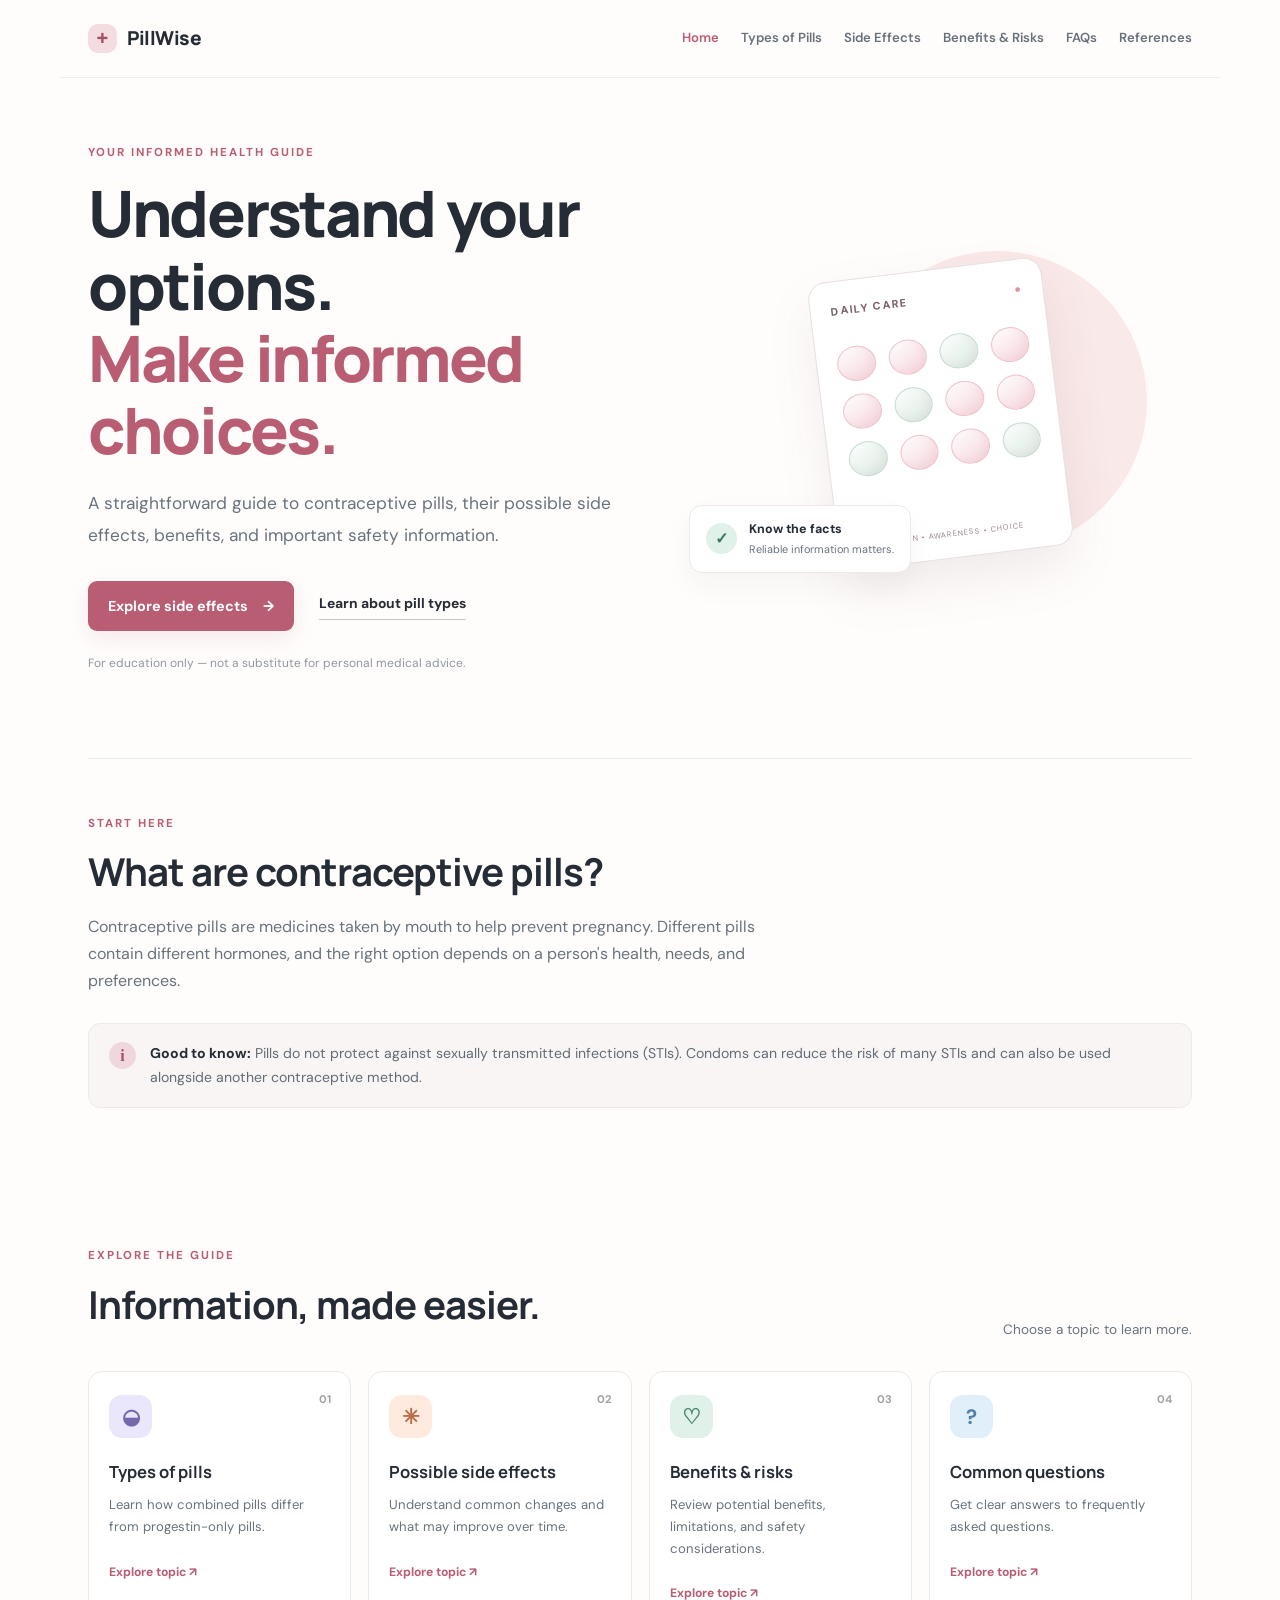
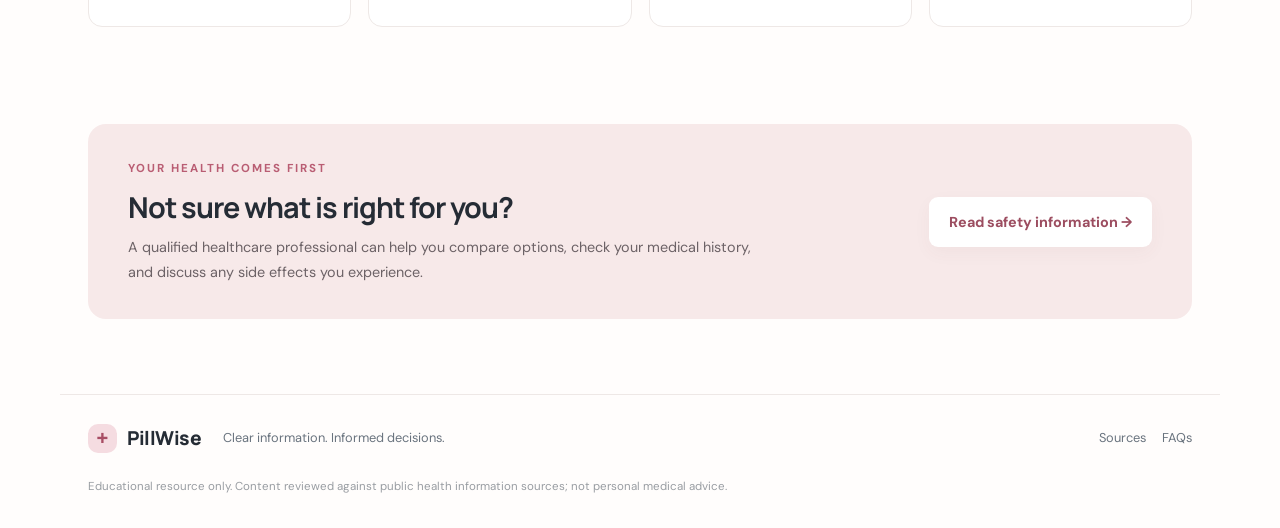
<file: index.html>
<!doctype html>
<html lang="en">
<head>
  <meta charset="utf-8">
  <meta name="viewport" content="width=device-width, initial-scale=1">
  <meta name="description" content="A clear, educational guide to contraceptive pills, possible side effects, benefits, risks, and when to seek medical help.">
  <title>PillWise | Understanding Contraceptive Pills</title>
  <link rel="stylesheet" href="styles.css">
</head>
<body>
  <header class="site-header">
    <a class="brand" href="index.html" aria-label="PillWise home"><span class="brand-mark">+</span> PillWise</a>
    <nav aria-label="Main navigation">
      <a class="active" href="index.html">Home</a>
      <a href="types.html">Types of Pills</a>
      <a href="side-effects.html">Side Effects</a>
      <a href="benefits-risks.html">Benefits &amp; Risks</a>
      <a href="faq.html">FAQs</a>
      <a href="references.html">References</a>
    </nav>
  </header>

  <main>
    <section class="hero">
      <div class="hero-copy">
        <p class="eyebrow">YOUR INFORMED HEALTH GUIDE</p>
        <h1>Understand your options.<br><span>Make informed choices.</span></h1>
        <p class="lead">A straightforward guide to contraceptive pills, their possible side effects, benefits, and important safety information.</p>
        <div class="hero-actions">
          <a class="button primary" href="side-effects.html">Explore side effects <span aria-hidden="true">→</span></a>
          <a class="text-link" href="types.html">Learn about pill types</a>
        </div>
        <p class="small-note">For education only — not a substitute for personal medical advice.</p>
      </div>
      <div class="hero-art" aria-label="Decorative illustration of a medicine blister pack" role="img">
        <div class="sun-circle"></div>
        <div class="pill-pack">
          <div class="pack-label">DAILY CARE <span>●</span></div>
          <div class="pill-grid">
            <i></i><i></i><i></i><i></i>
            <i></i><i></i><i></i><i></i>
            <i></i><i></i><i></i><i></i>
          </div>
          <div class="pack-footer">INFORMATION • AWARENESS • CHOICE</div>
        </div>
        <div class="floating-card"><span class="check">✓</span><div><strong>Know the facts</strong><small>Reliable information matters.</small></div></div>
      </div>
    </section>

    <section class="section intro-section">
      <div class="section-heading">
        <p class="eyebrow">START HERE</p>
        <h2>What are contraceptive pills?</h2>
        <p>Contraceptive pills are medicines taken by mouth to help prevent pregnancy. Different pills contain different hormones, and the right option depends on a person's health, needs, and preferences.</p>
      </div>
      <div class="info-strip">
        <div class="info-icon">i</div>
        <p><strong>Good to know:</strong> Pills do not protect against sexually transmitted infections (STIs). Condoms can reduce the risk of many STIs and can also be used alongside another contraceptive method.</p>
      </div>
    </section>

    <section class="section">
      <div class="section-topline"><div><p class="eyebrow">EXPLORE THE GUIDE</p><h2>Information, made easier.</h2></div><p class="section-aside">Choose a topic to learn more.</p></div>
      <div class="topic-grid">
        <a class="topic-card" href="types.html"><span class="topic-number">01</span><span class="topic-icon lavender">◒</span><h3>Types of pills</h3><p>Learn how combined pills differ from progestin-only pills.</p><span class="card-link">Explore topic ↗</span></a>
        <a class="topic-card" href="side-effects.html"><span class="topic-number">02</span><span class="topic-icon peach">✳</span><h3>Possible side effects</h3><p>Understand common changes and what may improve over time.</p><span class="card-link">Explore topic ↗</span></a>
        <a class="topic-card" href="benefits-risks.html"><span class="topic-number">03</span><span class="topic-icon mint">♡</span><h3>Benefits &amp; risks</h3><p>Review potential benefits, limitations, and safety considerations.</p><span class="card-link">Explore topic ↗</span></a>
        <a class="topic-card" href="faq.html"><span class="topic-number">04</span><span class="topic-icon blue">?</span><h3>Common questions</h3><p>Get clear answers to frequently asked questions.</p><span class="card-link">Explore topic ↗</span></a>
      </div>
    </section>

    <section class="callout">
      <div><p class="eyebrow">YOUR HEALTH COMES FIRST</p><h2>Not sure what is right for you?</h2><p>A qualified healthcare professional can help you compare options, check your medical history, and discuss any side effects you experience.</p></div>
      <a class="button light" href="benefits-risks.html">Read safety information →</a>
    </section>
  </main>

  <footer class="site-footer"><a class="brand" href="index.html"><span class="brand-mark">+</span> PillWise</a><p>Clear information. Informed decisions.</p><div class="footer-links"><a href="references.html">Sources</a><a href="faq.html">FAQs</a></div><small>Educational resource only. Content reviewed against public health information sources; not personal medical advice.</small></footer>
</body>
</html>
</file>
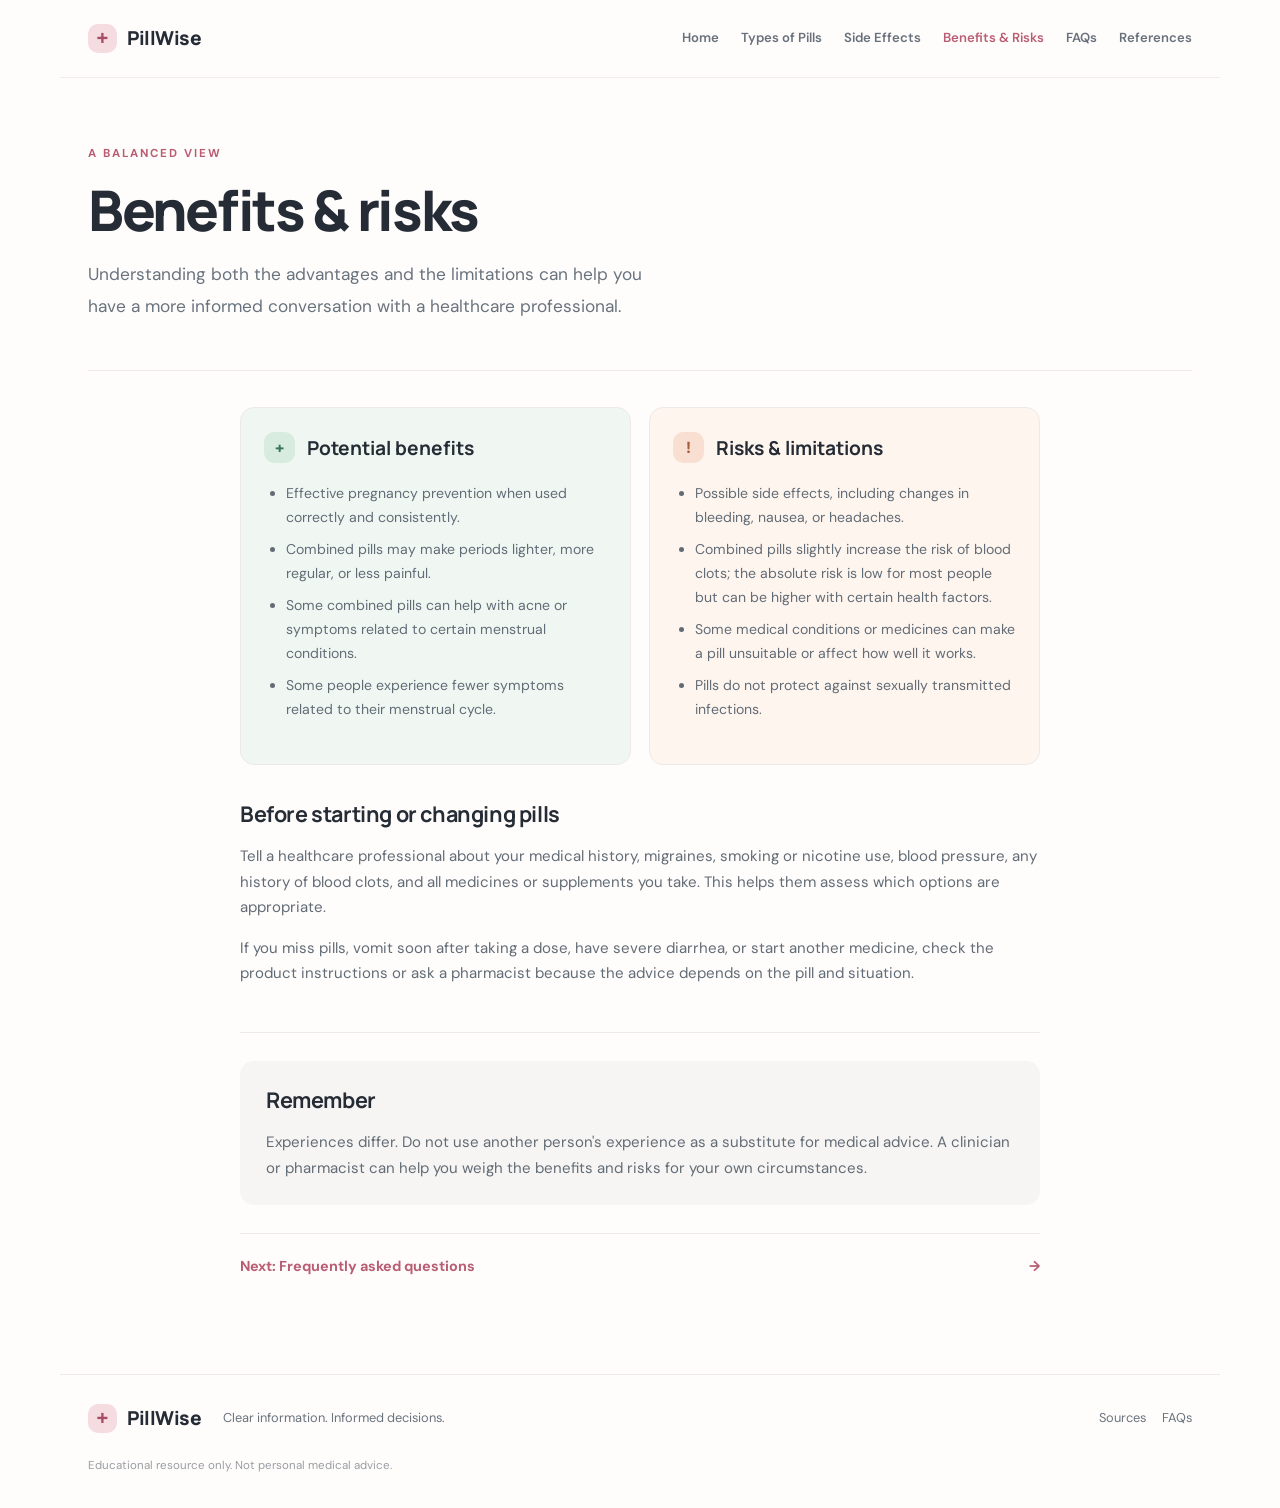
<file: benefits-risks.html>
<!doctype html>
<html lang="en"><head><meta charset="utf-8"><meta name="viewport" content="width=device-width, initial-scale=1"><meta name="description" content="Potential benefits, risks, and safety considerations for oral contraceptive pills."><title>Benefits & Risks | PillWise</title><link rel="stylesheet" href="styles.css"></head>
<body><header class="site-header"><a class="brand" href="index.html"><span class="brand-mark">+</span> PillWise</a><nav aria-label="Main navigation"><a href="index.html">Home</a><a href="types.html">Types of Pills</a><a href="side-effects.html">Side Effects</a><a class="active" href="benefits-risks.html">Benefits &amp; Risks</a><a href="faq.html">FAQs</a><a href="references.html">References</a></nav></header>
<main class="subpage"><div class="page-hero"><p class="eyebrow">A BALANCED VIEW</p><h1>Benefits &amp; risks</h1><p class="lead">Understanding both the advantages and the limitations can help you have a more informed conversation with a healthcare professional.</p></div>
<div class="content-narrow"><div class="two-col"><section class="balance-card positive"><div class="balance-head"><span>+</span><h2>Potential benefits</h2></div><ul><li>Effective pregnancy prevention when used correctly and consistently.</li><li>Combined pills may make periods lighter, more regular, or less painful.</li><li>Some combined pills can help with acne or symptoms related to certain menstrual conditions.</li><li>Some people experience fewer symptoms related to their menstrual cycle.</li></ul></section><section class="balance-card caution"><div class="balance-head"><span>!</span><h2>Risks &amp; limitations</h2></div><ul><li>Possible side effects, including changes in bleeding, nausea, or headaches.</li><li>Combined pills slightly increase the risk of blood clots; the absolute risk is low for most people but can be higher with certain health factors.</li><li>Some medical conditions or medicines can make a pill unsuitable or affect how well it works.</li><li>Pills do not protect against sexually transmitted infections.</li></ul></section></div>
<section class="content-block"><h2>Before starting or changing pills</h2><p>Tell a healthcare professional about your medical history, migraines, smoking or nicotine use, blood pressure, any history of blood clots, and all medicines or supplements you take. This helps them assess which options are appropriate.</p><p>If you miss pills, vomit soon after taking a dose, have severe diarrhea, or start another medicine, check the product instructions or ask a pharmacist because the advice depends on the pill and situation.</p></section>
<div class="notice"><h2>Remember</h2><p>Experiences differ. Do not use another person's experience as a substitute for medical advice. A clinician or pharmacist can help you weigh the benefits and risks for your own circumstances.</p></div>
<a class="next-link" href="faq.html">Next: Frequently asked questions <span>→</span></a></div></main>
<footer class="site-footer"><a class="brand" href="index.html"><span class="brand-mark">+</span> PillWise</a><p>Clear information. Informed decisions.</p><div class="footer-links"><a href="references.html">Sources</a><a href="faq.html">FAQs</a></div><small>Educational resource only. Not personal medical advice.</small></footer></body></html>
</file>
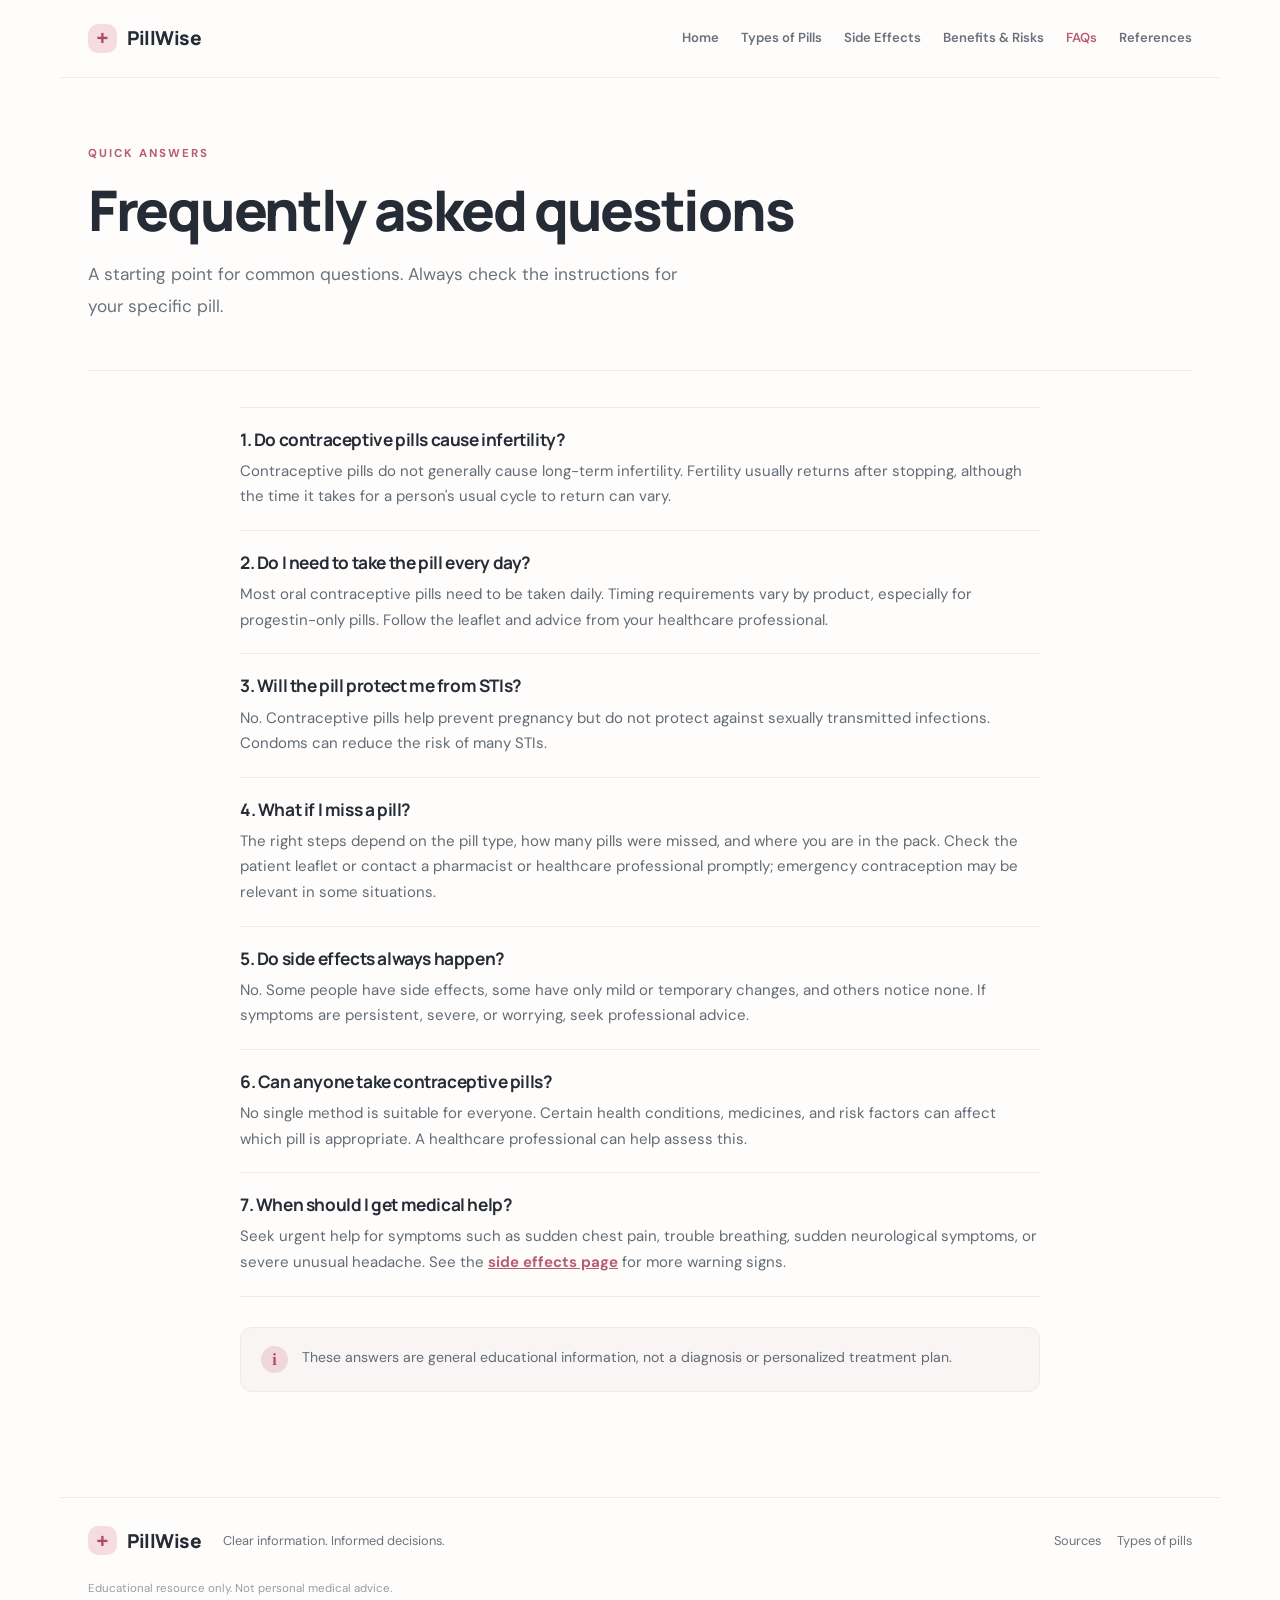
<file: faq.html>
<!doctype html>
<html lang="en"><head><meta charset="utf-8"><meta name="viewport" content="width=device-width, initial-scale=1"><meta name="description" content="Answers to common questions about contraceptive pills."><title>FAQs | PillWise</title><link rel="stylesheet" href="styles.css"></head>
<body><header class="site-header"><a class="brand" href="index.html"><span class="brand-mark">+</span> PillWise</a><nav aria-label="Main navigation"><a href="index.html">Home</a><a href="types.html">Types of Pills</a><a href="side-effects.html">Side Effects</a><a href="benefits-risks.html">Benefits &amp; Risks</a><a class="active" href="faq.html">FAQs</a><a href="references.html">References</a></nav></header>
<main class="subpage"><div class="page-hero"><p class="eyebrow">QUICK ANSWERS</p><h1>Frequently asked questions</h1><p class="lead">A starting point for common questions. Always check the instructions for your specific pill.</p></div>
<div class="content-narrow faq-list">
<section class="faq-item"><h2>1. Do contraceptive pills cause infertility?</h2><p>Contraceptive pills do not generally cause long-term infertility. Fertility usually returns after stopping, although the time it takes for a person's usual cycle to return can vary.</p></section>
<section class="faq-item"><h2>2. Do I need to take the pill every day?</h2><p>Most oral contraceptive pills need to be taken daily. Timing requirements vary by product, especially for progestin-only pills. Follow the leaflet and advice from your healthcare professional.</p></section>
<section class="faq-item"><h2>3. Will the pill protect me from STIs?</h2><p>No. Contraceptive pills help prevent pregnancy but do not protect against sexually transmitted infections. Condoms can reduce the risk of many STIs.</p></section>
<section class="faq-item"><h2>4. What if I miss a pill?</h2><p>The right steps depend on the pill type, how many pills were missed, and where you are in the pack. Check the patient leaflet or contact a pharmacist or healthcare professional promptly; emergency contraception may be relevant in some situations.</p></section>
<section class="faq-item"><h2>5. Do side effects always happen?</h2><p>No. Some people have side effects, some have only mild or temporary changes, and others notice none. If symptoms are persistent, severe, or worrying, seek professional advice.</p></section>
<section class="faq-item"><h2>6. Can anyone take contraceptive pills?</h2><p>No single method is suitable for everyone. Certain health conditions, medicines, and risk factors can affect which pill is appropriate. A healthcare professional can help assess this.</p></section>
<section class="faq-item"><h2>7. When should I get medical help?</h2><p>Seek urgent help for symptoms such as sudden chest pain, trouble breathing, sudden neurological symptoms, or severe unusual headache. See the <a href="side-effects.html">side effects page</a> for more warning signs.</p></section>
<div class="info-strip"><div class="info-icon">i</div><p>These answers are general educational information, not a diagnosis or personalized treatment plan.</p></div>
</div></main><footer class="site-footer"><a class="brand" href="index.html"><span class="brand-mark">+</span> PillWise</a><p>Clear information. Informed decisions.</p><div class="footer-links"><a href="references.html">Sources</a><a href="types.html">Types of pills</a></div><small>Educational resource only. Not personal medical advice.</small></footer></body></html>
</file>
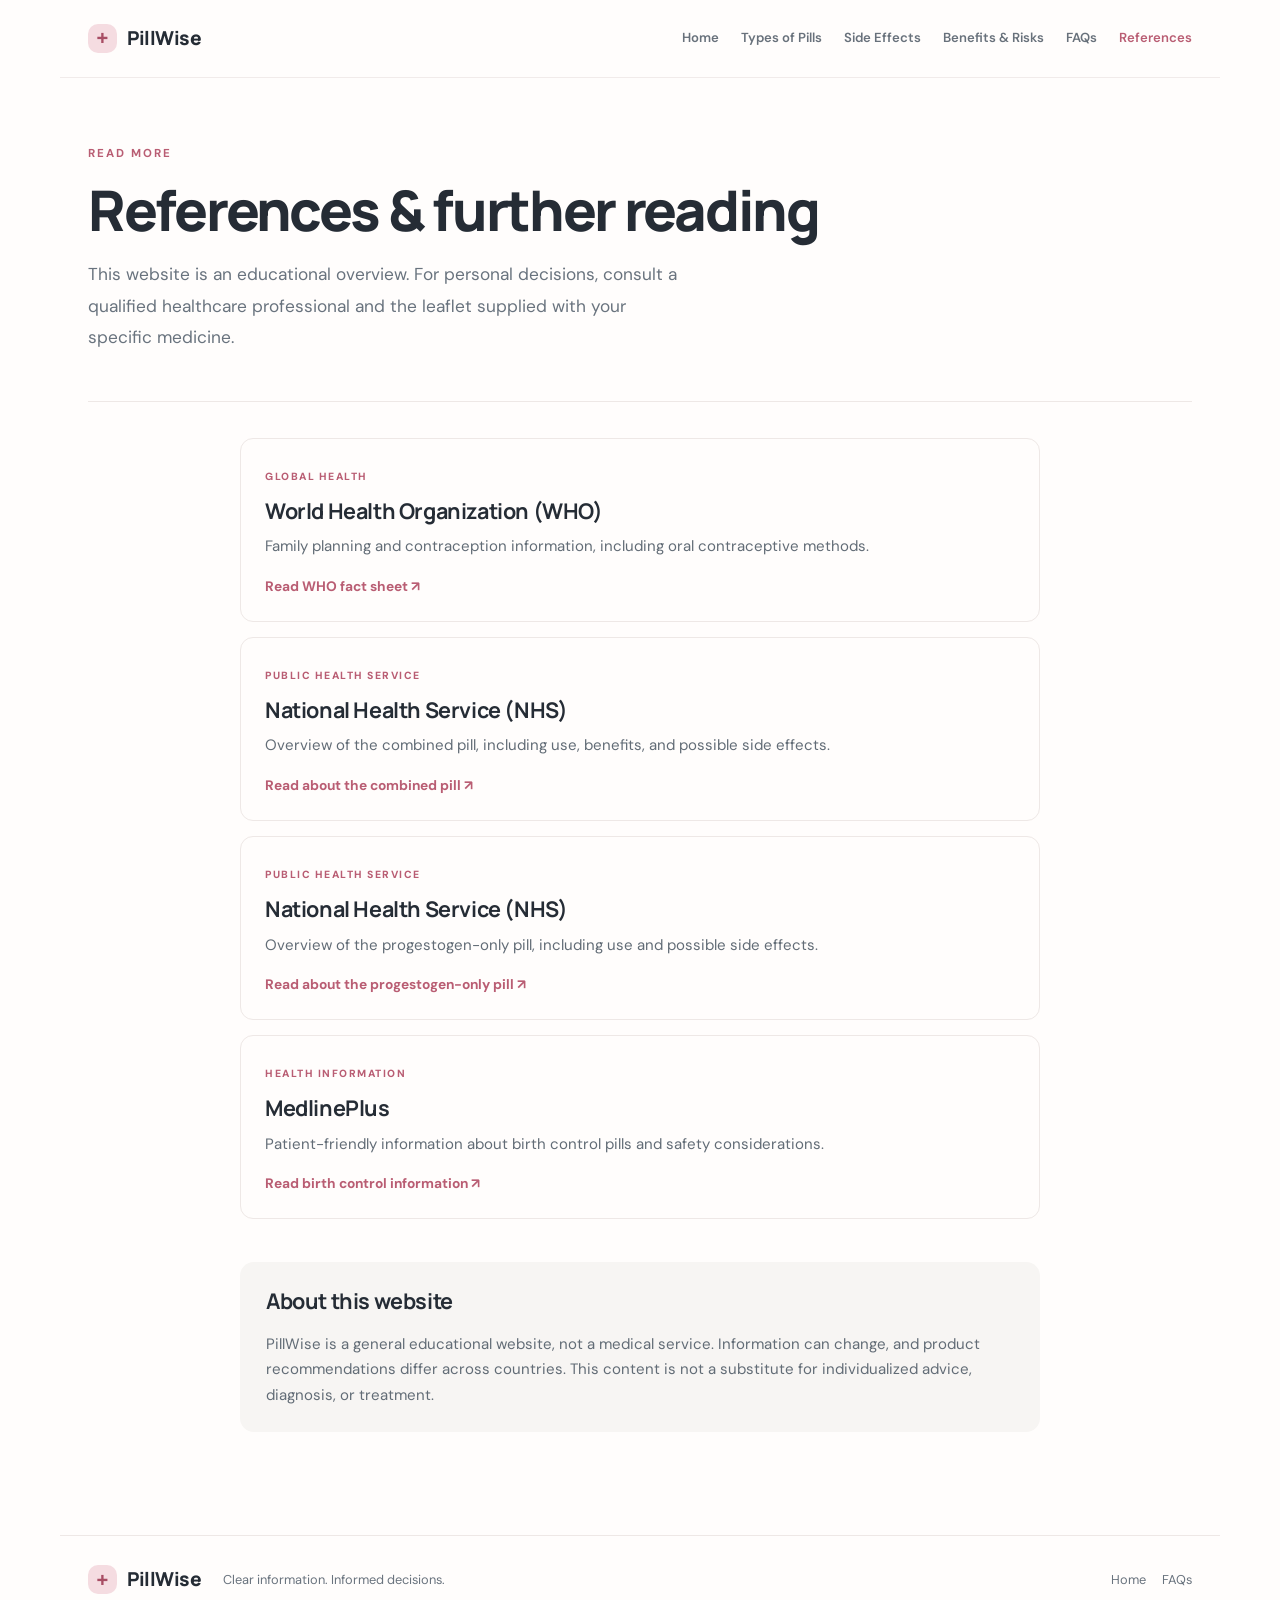
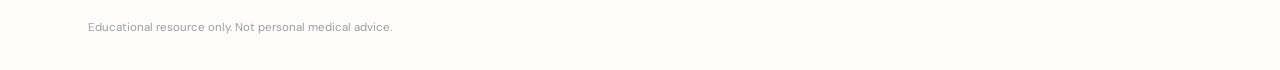
<file: references.html>
<!doctype html>
<html lang="en"><head><meta charset="utf-8"><meta name="viewport" content="width=device-width, initial-scale=1"><meta name="description" content="Public health sources for PillWise contraceptive pill information."><title>References | PillWise</title><link rel="stylesheet" href="styles.css"></head>
<body><header class="site-header"><a class="brand" href="index.html"><span class="brand-mark">+</span> PillWise</a><nav aria-label="Main navigation"><a href="index.html">Home</a><a href="types.html">Types of Pills</a><a href="side-effects.html">Side Effects</a><a href="benefits-risks.html">Benefits &amp; Risks</a><a href="faq.html">FAQs</a><a class="active" href="references.html">References</a></nav></header>
<main class="subpage"><div class="page-hero"><p class="eyebrow">READ MORE</p><h1>References &amp; further reading</h1><p class="lead">This website is an educational overview. For personal decisions, consult a qualified healthcare professional and the leaflet supplied with your specific medicine.</p></div>
<div class="content-narrow source-list">
<article class="source-card"><span class="source-type">GLOBAL HEALTH</span><h2>World Health Organization (WHO)</h2><p>Family planning and contraception information, including oral contraceptive methods.</p><a href="https://www.who.int/news-room/fact-sheets/detail/family-planning-contraception" target="_blank" rel="noopener noreferrer">Read WHO fact sheet ↗</a></article>
<article class="source-card"><span class="source-type">PUBLIC HEALTH SERVICE</span><h2>National Health Service (NHS)</h2><p>Overview of the combined pill, including use, benefits, and possible side effects.</p><a href="https://www.nhs.uk/contraception/methods-of-contraception/combined-pill/" target="_blank" rel="noopener noreferrer">Read about the combined pill ↗</a></article>
<article class="source-card"><span class="source-type">PUBLIC HEALTH SERVICE</span><h2>National Health Service (NHS)</h2><p>Overview of the progestogen-only pill, including use and possible side effects.</p><a href="https://www.nhs.uk/contraception/methods-of-contraception/progestogen-only-pill/" target="_blank" rel="noopener noreferrer">Read about the progestogen-only pill ↗</a></article>
<article class="source-card"><span class="source-type">HEALTH INFORMATION</span><h2>MedlinePlus</h2><p>Patient-friendly information about birth control pills and safety considerations.</p><a href="https://medlineplus.gov/birthcontrol.html" target="_blank" rel="noopener noreferrer">Read birth control information ↗</a></article>
<div class="notice"><h2>About this website</h2><p>PillWise is a general educational website, not a medical service. Information can change, and product recommendations differ across countries. This content is not a substitute for individualized advice, diagnosis, or treatment.</p></div>
</div></main><footer class="site-footer"><a class="brand" href="index.html"><span class="brand-mark">+</span> PillWise</a><p>Clear information. Informed decisions.</p><div class="footer-links"><a href="index.html">Home</a><a href="faq.html">FAQs</a></div><small>Educational resource only. Not personal medical advice.</small></footer></body></html>
</file>
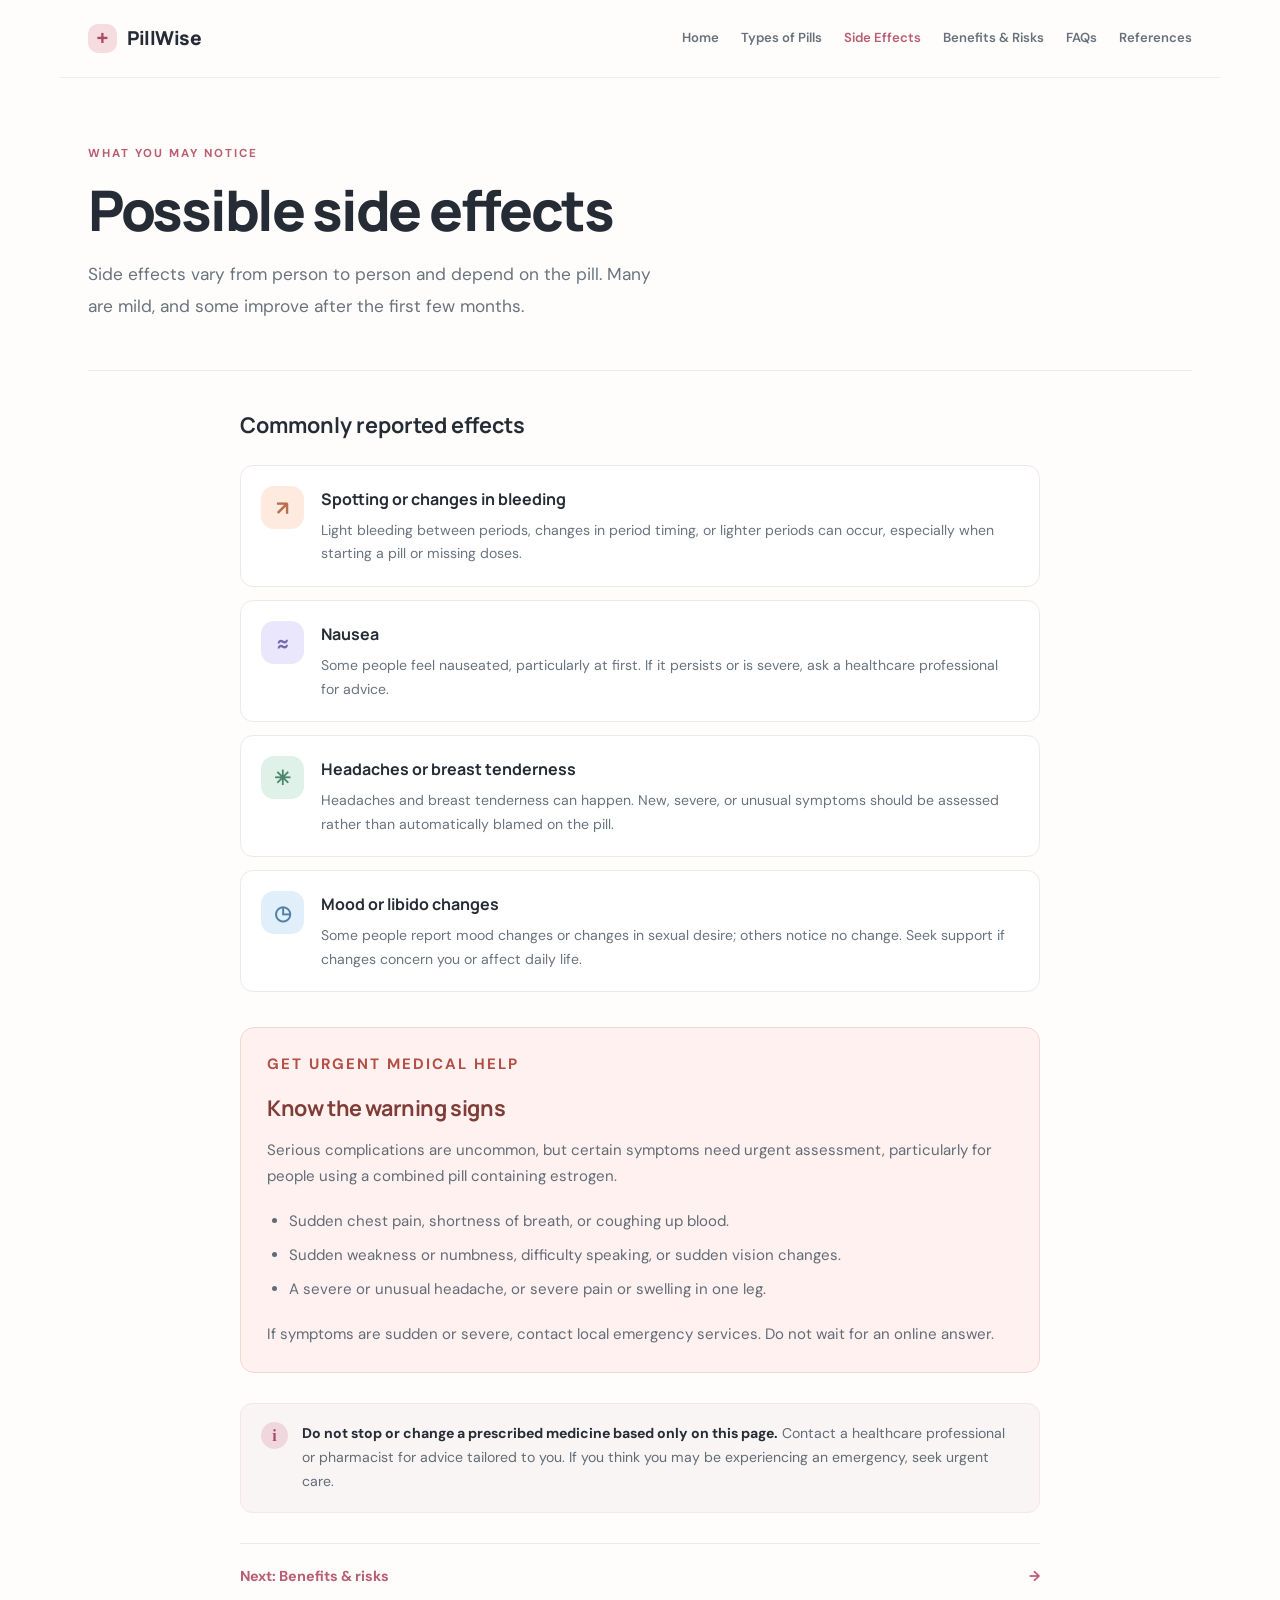
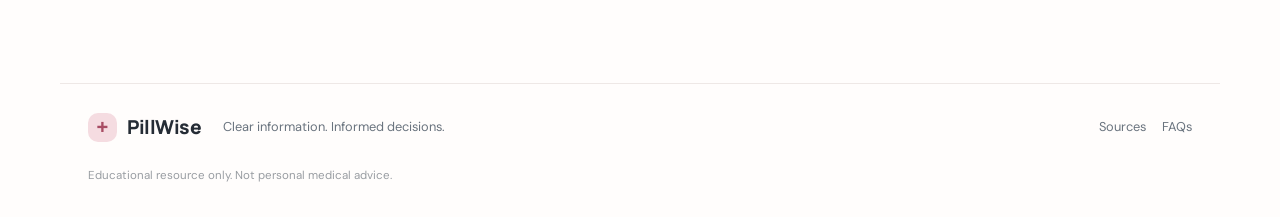
<file: side-effects.html>
<!doctype html>
<html lang="en"><head><meta charset="utf-8"><meta name="viewport" content="width=device-width, initial-scale=1"><meta name="description" content="Common and serious possible side effects of contraceptive pills."><title>Side Effects | PillWise</title><link rel="stylesheet" href="styles.css"></head>
<body><header class="site-header"><a class="brand" href="index.html"><span class="brand-mark">+</span> PillWise</a><nav aria-label="Main navigation"><a href="index.html">Home</a><a href="types.html">Types of Pills</a><a class="active" href="side-effects.html">Side Effects</a><a href="benefits-risks.html">Benefits &amp; Risks</a><a href="faq.html">FAQs</a><a href="references.html">References</a></nav></header>
<main class="subpage"><div class="page-hero"><p class="eyebrow">WHAT YOU MAY NOTICE</p><h1>Possible side effects</h1><p class="lead">Side effects vary from person to person and depend on the pill. Many are mild, and some improve after the first few months.</p></div>
<div class="content-narrow"><h2 class="subheading">Commonly reported effects</h2><div class="effect-list">
<article class="effect-card"><div class="effect-symbol peach">↗</div><div><h3>Spotting or changes in bleeding</h3><p>Light bleeding between periods, changes in period timing, or lighter periods can occur, especially when starting a pill or missing doses.</p></div></article>
<article class="effect-card"><div class="effect-symbol lavender">≈</div><div><h3>Nausea</h3><p>Some people feel nauseated, particularly at first. If it persists or is severe, ask a healthcare professional for advice.</p></div></article>
<article class="effect-card"><div class="effect-symbol mint">✳</div><div><h3>Headaches or breast tenderness</h3><p>Headaches and breast tenderness can happen. New, severe, or unusual symptoms should be assessed rather than automatically blamed on the pill.</p></div></article>
<article class="effect-card"><div class="effect-symbol blue">◷</div><div><h3>Mood or libido changes</h3><p>Some people report mood changes or changes in sexual desire; others notice no change. Seek support if changes concern you or affect daily life.</p></div></article>
</div>
<div class="notice urgent"><p class="eyebrow">GET URGENT MEDICAL HELP</p><h2>Know the warning signs</h2><p>Serious complications are uncommon, but certain symptoms need urgent assessment, particularly for people using a combined pill containing estrogen.</p><ul><li>Sudden chest pain, shortness of breath, or coughing up blood.</li><li>Sudden weakness or numbness, difficulty speaking, or sudden vision changes.</li><li>A severe or unusual headache, or severe pain or swelling in one leg.</li></ul><p>If symptoms are sudden or severe, contact local emergency services. Do not wait for an online answer.</p></div>
<div class="info-strip"><div class="info-icon">i</div><p><strong>Do not stop or change a prescribed medicine based only on this page.</strong> Contact a healthcare professional or pharmacist for advice tailored to you. If you think you may be experiencing an emergency, seek urgent care.</p></div>
<a class="next-link" href="benefits-risks.html">Next: Benefits &amp; risks <span>→</span></a>
</div></main><footer class="site-footer"><a class="brand" href="index.html"><span class="brand-mark">+</span> PillWise</a><p>Clear information. Informed decisions.</p><div class="footer-links"><a href="references.html">Sources</a><a href="faq.html">FAQs</a></div><small>Educational resource only. Not personal medical advice.</small></footer></body></html>
</file>
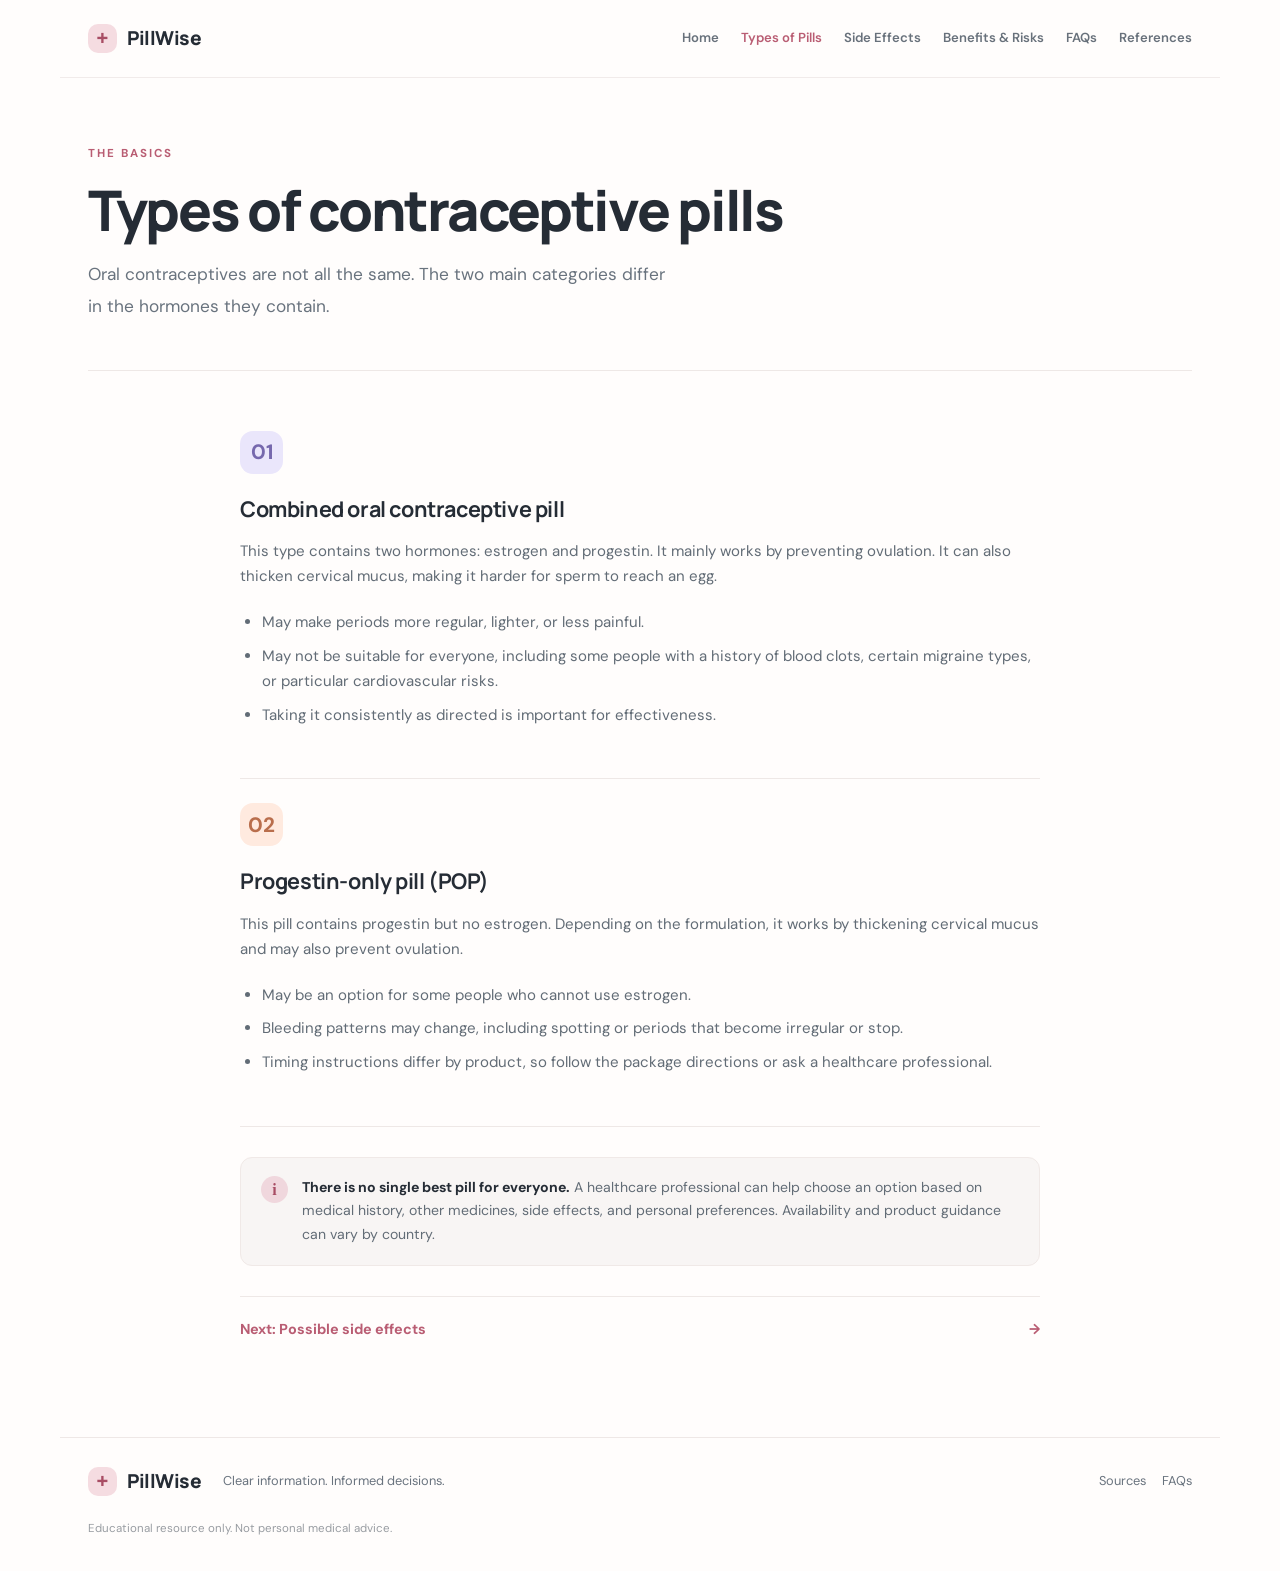
<file: types.html>
<!doctype html>
<html lang="en"><head><meta charset="utf-8"><meta name="viewport" content="width=device-width, initial-scale=1"><meta name="description" content="Learn about the main types of oral contraceptive pills."><title>Types of Pills | PillWise</title><link rel="stylesheet" href="styles.css"></head>
<body><header class="site-header"><a class="brand" href="index.html"><span class="brand-mark">+</span> PillWise</a><nav aria-label="Main navigation"><a href="index.html">Home</a><a class="active" href="types.html">Types of Pills</a><a href="side-effects.html">Side Effects</a><a href="benefits-risks.html">Benefits &amp; Risks</a><a href="faq.html">FAQs</a><a href="references.html">References</a></nav></header>
<main class="subpage"><div class="page-hero"><p class="eyebrow">THE BASICS</p><h1>Types of contraceptive pills</h1><p class="lead">Oral contraceptives are not all the same. The two main categories differ in the hormones they contain.</p></div>
<div class="content-narrow">
<section class="content-block"><span class="topic-icon lavender">01</span><h2>Combined oral contraceptive pill</h2><p>This type contains two hormones: estrogen and progestin. It mainly works by preventing ovulation. It can also thicken cervical mucus, making it harder for sperm to reach an egg.</p><ul><li>May make periods more regular, lighter, or less painful.</li><li>May not be suitable for everyone, including some people with a history of blood clots, certain migraine types, or particular cardiovascular risks.</li><li>Taking it consistently as directed is important for effectiveness.</li></ul></section>
<section class="content-block"><span class="topic-icon peach">02</span><h2>Progestin-only pill (POP)</h2><p>This pill contains progestin but no estrogen. Depending on the formulation, it works by thickening cervical mucus and may also prevent ovulation.</p><ul><li>May be an option for some people who cannot use estrogen.</li><li>Bleeding patterns may change, including spotting or periods that become irregular or stop.</li><li>Timing instructions differ by product, so follow the package directions or ask a healthcare professional.</li></ul></section>
<div class="info-strip"><div class="info-icon">i</div><p><strong>There is no single best pill for everyone.</strong> A healthcare professional can help choose an option based on medical history, other medicines, side effects, and personal preferences. Availability and product guidance can vary by country.</p></div>
<a class="next-link" href="side-effects.html">Next: Possible side effects <span>→</span></a>
</div></main>
<footer class="site-footer"><a class="brand" href="index.html"><span class="brand-mark">+</span> PillWise</a><p>Clear information. Informed decisions.</p><div class="footer-links"><a href="references.html">Sources</a><a href="faq.html">FAQs</a></div><small>Educational resource only. Not personal medical advice.</small></footer></body></html>
</file>
<file: styles.css>
@import url('https://fonts.googleapis.com/css2?family=DM+Sans:wght@400;500;600;700&family=Manrope:wght@400;500;600;700;800&display=swap');
:root{--ink:#252c35;--muted:#69737e;--pink:#e58f9f;--pink-dark:#b95d73;--paper:#fffdfc;--line:#eee8e6;--soft:#fbf4f3;--green:#dff1e8;--lav:#eae6fb;--peach:#ffeadf;--blue:#e1effb;--max:1160px}
*{box-sizing:border-box}html{scroll-behavior:smooth}body{margin:0;background:var(--paper);color:var(--ink);font-family:"DM Sans",Arial,sans-serif;line-height:1.7}a{color:inherit}.site-header{max-width:var(--max);margin:auto;padding:22px 28px;display:flex;align-items:center;justify-content:space-between;gap:24px;border-bottom:1px solid rgba(238,232,230,.8)}.brand{display:inline-flex;align-items:center;gap:10px;text-decoration:none;font-family:Manrope,sans-serif;font-weight:800;font-size:1.2rem;letter-spacing:-.5px;white-space:nowrap}.brand-mark{display:inline-grid;place-items:center;width:29px;height:29px;border-radius:10px;background:#f5dce1;color:#a84d64;font-size:1.4rem;line-height:1}.site-header nav{display:flex;gap:22px;align-items:center;flex-wrap:wrap}.site-header nav a{text-decoration:none;color:#68717b;font-size:.82rem;font-weight:600;transition:color .2s}.site-header nav a:hover,.site-header nav a.active{color:var(--pink-dark)}main{max-width:var(--max);margin:auto;padding:0 28px}.hero{display:grid;grid-template-columns:1.05fr .95fr;align-items:center;gap:44px;min-height:510px;padding:65px 0 72px}.eyebrow{font-size:.72rem;letter-spacing:2px;color:var(--pink-dark);font-weight:700;margin:0 0 15px}.hero h1,.page-hero h1{font-family:Manrope,sans-serif;letter-spacing:-2.3px;line-height:1.13;font-size:clamp(2.5rem,5vw,4.15rem);margin:0 0 22px;font-weight:800}.hero h1 span{color:var(--pink-dark)}.lead{font-size:1.08rem;line-height:1.8;color:var(--muted);max-width:590px;margin:0}.hero-actions{display:flex;align-items:center;gap:25px;flex-wrap:wrap;margin-top:30px}.button{display:inline-flex;align-items:center;gap:15px;padding:13px 20px;border-radius:9px;text-decoration:none;font-size:.9rem;font-weight:700;transition:transform .2s,background .2s}.button:hover{transform:translateY(-2px)}.primary{background:var(--pink-dark);color:white;box-shadow:0 8px 22px #b95d7320}.text-link{font-size:.87rem;color:var(--ink);font-weight:700;text-decoration:none;border-bottom:1px solid #d7c4c7;padding-bottom:3px}.small-note{color:#92979d;font-size:.75rem;margin-top:22px}.hero-art{height:355px;position:relative;display:grid;place-items:center}.sun-circle{position:absolute;width:300px;height:300px;background:#fae7e7;border-radius:50%;right:9%;top:4%;opacity:.9}.pill-pack{position:relative;width:235px;height:290px;background:#fff;border:1px solid #e8dfe0;border-radius:18px;box-shadow:0 22px 50px #6e485019;transform:rotate(-7deg);padding:20px;z-index:1}.pack-label{font-size:.68rem;letter-spacing:1.4px;font-weight:800;color:#7d6268;display:flex;justify-content:space-between}.pack-label span{color:var(--pink)}.pill-grid{display:grid;grid-template-columns:repeat(4,1fr);gap:13px;margin:28px 0}.pill-grid i{height:35px;border-radius:50%;border:1px solid #edc2cb;background:linear-gradient(145deg,#fff,#f5d4db);box-shadow:inset -3px -3px 7px #e6b7c233}.pill-grid i:nth-child(3n){background:linear-gradient(145deg,#fff,#d7eae0);border-color:#c1ddd0}.pack-footer{position:absolute;bottom:17px;left:20px;font-size:.48rem;letter-spacing:1px;color:#9a8589}.floating-card{position:absolute;z-index:2;bottom:19px;left:0;background:#fff;border:1px solid var(--line);border-radius:13px;box-shadow:0 12px 30px #3333330b;padding:13px 16px;display:flex;align-items:center;gap:12px}.check{width:31px;height:31px;border-radius:50%;display:grid;place-items:center;background:var(--green);color:#39795e;font-weight:800}.floating-card strong,.floating-card small{display:block}.floating-card strong{font-size:.78rem}.floating-card small{font-size:.68rem;color:var(--muted)}.section{padding:55px 0}.intro-section{border-top:1px solid var(--line)}.section-heading{max-width:720px}.section h2,.callout h2{font-family:Manrope,sans-serif;font-size:clamp(1.7rem,3vw,2.4rem);letter-spacing:-1px;line-height:1.25;margin:0 0 17px}.section-heading>p:last-child{color:var(--muted);max-width:740px;margin:0}.info-strip{display:flex;gap:14px;align-items:flex-start;background:#f8f5f4;border:1px solid #f0e9e7;border-radius:12px;padding:18px 20px;margin:28px 0}.info-icon{flex:0 0 27px;width:27px;height:27px;border-radius:50%;background:#f0d7dd;color:#a84d64;display:grid;place-items:center;font-weight:800;font-family:serif}.info-strip p{margin:0;color:#626c76;font-size:.88rem}.info-strip strong{color:var(--ink)}.section-topline{display:flex;align-items:end;justify-content:space-between;gap:20px;margin-bottom:25px}.section-aside{font-size:.85rem;color:var(--muted);margin:0 0 5px}.topic-grid{display:grid;grid-template-columns:repeat(4,1fr);gap:17px}.topic-card{position:relative;display:block;text-decoration:none;padding:23px 20px 21px;border:1px solid var(--line);border-radius:14px;background:#fff;transition:transform .2s,box-shadow .2s}.topic-card:hover{transform:translateY(-4px);box-shadow:0 12px 30px #302a2a0a}.topic-number{position:absolute;right:19px;top:18px;font-size:.7rem;color:#a4a1a1;font-weight:700}.topic-icon{width:43px;height:43px;border-radius:13px;display:grid;place-items:center;font-size:1.3rem;font-weight:700;margin-bottom:20px}.lavender{background:var(--lav);color:#7668ad}.peach{background:var(--peach);color:#b96e4c}.mint{background:var(--green);color:#4b876c}.blue{background:var(--blue);color:#507fa8}.topic-card h3{font-family:Manrope,sans-serif;font-size:1.04rem;margin:0 0 8px}.topic-card p{color:var(--muted);font-size:.82rem;line-height:1.65;margin:0 0 19px}.card-link{font-size:.76rem;color:var(--pink-dark);font-weight:700}.callout{margin:42px 0 75px;background:#f7e9e9;border-radius:18px;padding:35px 40px;display:flex;align-items:center;justify-content:space-between;gap:35px}.callout>div{max-width:650px}.callout .eyebrow{margin-bottom:10px}.callout h2{font-size:1.8rem;margin-bottom:10px}.callout p:not(.eyebrow){margin:0;color:#6c6266;font-size:.9rem}.light{background:#fff;color:#9c4d60;white-space:nowrap;box-shadow:0 6px 18px #79404a0b}.site-footer{border-top:1px solid var(--line);max-width:var(--max);margin:auto;padding:27px 28px 32px;display:flex;align-items:center;gap:22px;flex-wrap:wrap}.site-footer>p{margin:0;color:var(--muted);font-size:.8rem}.footer-links{display:flex;gap:16px;margin-left:auto}.footer-links a{font-size:.8rem;color:var(--muted);text-decoration:none}.site-footer small{width:100%;color:#999da2;font-size:.72rem}.subpage{min-height:70vh;padding-bottom:75px}.page-hero{padding:66px 0 48px;border-bottom:1px solid var(--line);margin-bottom:36px}.page-hero h1{font-size:clamp(2.4rem,4.5vw,3.5rem);margin-bottom:18px}.content-narrow{max-width:800px;margin:0 auto}.content-block{padding:24px 0 30px;border-bottom:1px solid var(--line)}.content-block h2,.notice h2,.source-card h2,.faq-item h2{font-family:Manrope,sans-serif;font-size:1.35rem;line-height:1.4;letter-spacing:-.4px;margin:10px 0}.content-block p,.content-block li,.notice p,.notice li,.faq-item p,.source-card p{color:#626c76;font-size:.94rem}.content-block ul,.notice ul,.balance-card ul{padding-left:22px}.content-block li,.notice li,.balance-card li{padding:4px 0}.content-narrow>.info-strip{margin:30px 0}.next-link{display:flex;justify-content:space-between;align-items:center;text-decoration:none;color:var(--pink-dark);font-weight:700;font-size:.9rem;padding:20px 0;border-top:1px solid var(--line);margin-top:25px}.effect-list{display:grid;gap:13px;margin:22px 0 35px}.effect-card{display:flex;gap:17px;padding:20px;border:1px solid var(--line);border-radius:13px;background:#fff}.effect-symbol{flex:0 0 43px;height:43px;border-radius:13px;display:grid;place-items:center;font-size:1.25rem;font-weight:700}.effect-card h3{font-family:Manrope,sans-serif;margin:0 0 5px;font-size:1rem}.effect-card p{margin:0;color:var(--muted);font-size:.88rem}.subheading{font-family:Manrope,sans-serif;font-size:1.35rem}.notice{padding:24px 26px;border-radius:14px;background:#f7f5f3;margin:28px 0}.notice h2{margin-top:0}.notice p:last-child{margin-bottom:0}.urgent{background:#fff1ef;border:1px solid #f3d7d3}.urgent .eyebrow{color:#b34f45}.urgent h2{color:#803d37}.two-col{display:grid;grid-template-columns:1fr 1fr;gap:18px}.balance-card{border-radius:14px;padding:24px 23px;border:1px solid var(--line)}.positive{background:#f0f7f2}.caution{background:#fff5ef}.balance-head{display:flex;gap:12px;align-items:center}.balance-head span{display:grid;place-items:center;width:31px;height:31px;border-radius:10px;background:#d7ebdf;color:#387757;font-weight:800}.caution .balance-head span{background:#f8dfd1;color:#a35d3d}.balance-head h2{font-family:Manrope,sans-serif;font-size:1.2rem;margin:0}.balance-card ul{font-size:.88rem;color:#626c76}.faq-list{border-top:1px solid var(--line)}.faq-item{padding:20px 0;border-bottom:1px solid var(--line)}.faq-item h2{font-size:1.08rem;margin:0 0 7px}.faq-item p{margin:0}.faq-item a,.source-card a{color:var(--pink-dark);font-weight:700}.source-list{display:grid;gap:15px}.source-card{border:1px solid var(--line);border-radius:13px;padding:22px 24px}.source-type{font-size:.65rem;letter-spacing:1.5px;font-weight:800;color:var(--pink-dark)}.source-card h2{margin:8px 0}.source-card p{margin:0 0 12px}.source-card a{font-size:.86rem;text-decoration:none}.source-card a:hover,.faq-item a:hover{text-decoration:underline}
@media(max-width:900px){.site-header{align-items:flex-start;flex-direction:column}.site-header nav{gap:10px 18px}.hero{gap:20px}.topic-grid{grid-template-columns:repeat(2,1fr)}.callout{align-items:flex-start;flex-direction:column}.light{white-space:normal}}
@media(max-width:600px){.site-header{padding:18px 19px}.site-header nav{gap:8px 13px}.site-header nav a{font-size:.76rem}main{padding:0 19px}.hero{grid-template-columns:1fr;padding:48px 0 42px;gap:10px}.hero h1{font-size:2.6rem}.hero-art{height:300px}.sun-circle{width:250px;height:250px;right:9%}.pill-pack{transform:rotate(-5deg) scale(.88)}.floating-card{left:0;bottom:7px}.section{padding:40px 0}.section-topline{align-items:flex-start;flex-direction:column;gap:0}.topic-grid{gap:11px}.topic-card{padding:18px 15px}.topic-card h3{font-size:.94rem}.topic-card p{font-size:.78rem}.callout{padding:26px 22px;margin:25px 0 45px}.site-footer{padding:23px 19px;gap:12px}.footer-links{margin-left:0;width:100%}.page-hero{padding:45px 0 32px}.page-hero h1{font-size:2.5rem;letter-spacing:-1.5px}.two-col{grid-template-columns:1fr}.content-block p,.content-block li,.notice p,.notice li,.faq-item p,.source-card p{font-size:.89rem}.effect-card{padding:16px}.content-narrow{width:100%}}
@media(prefers-reduced-motion:reduce){html{scroll-behavior:auto}*,*::before,*::after{transition:none!important}}
</file>
